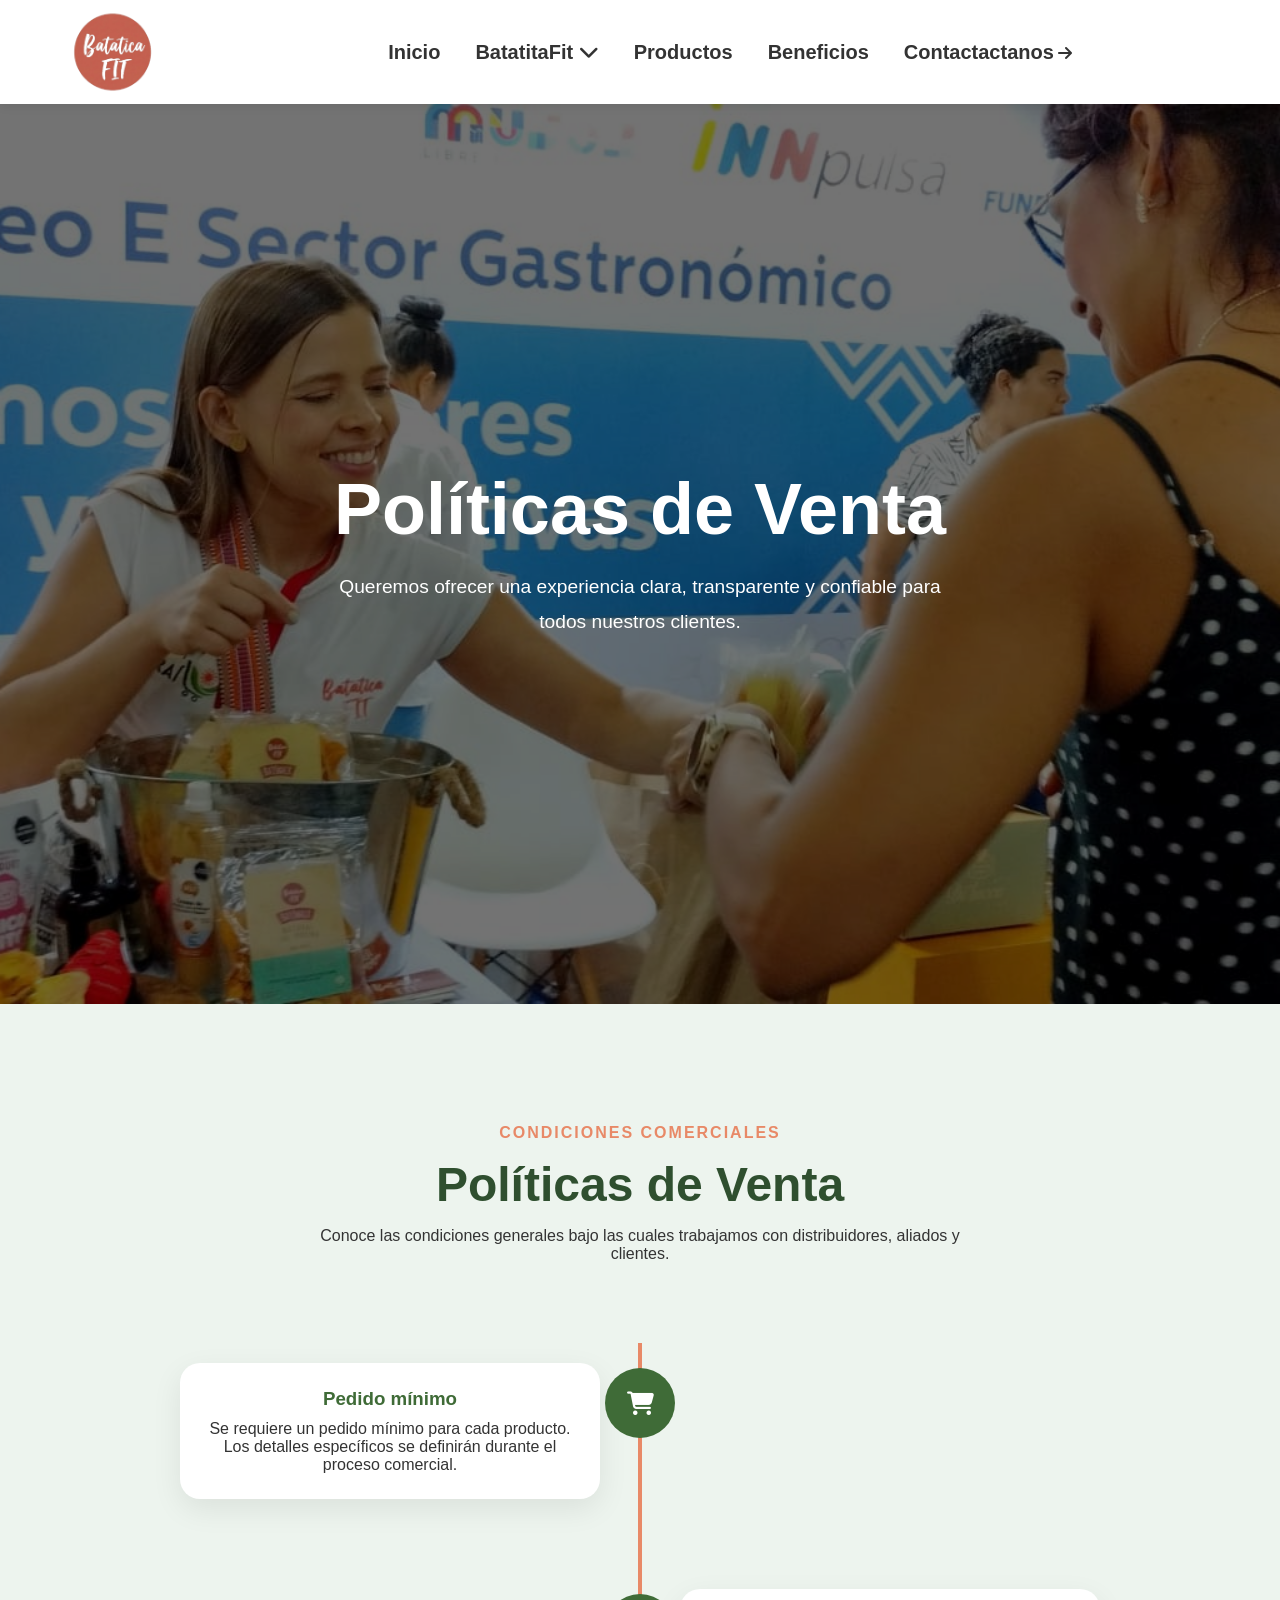
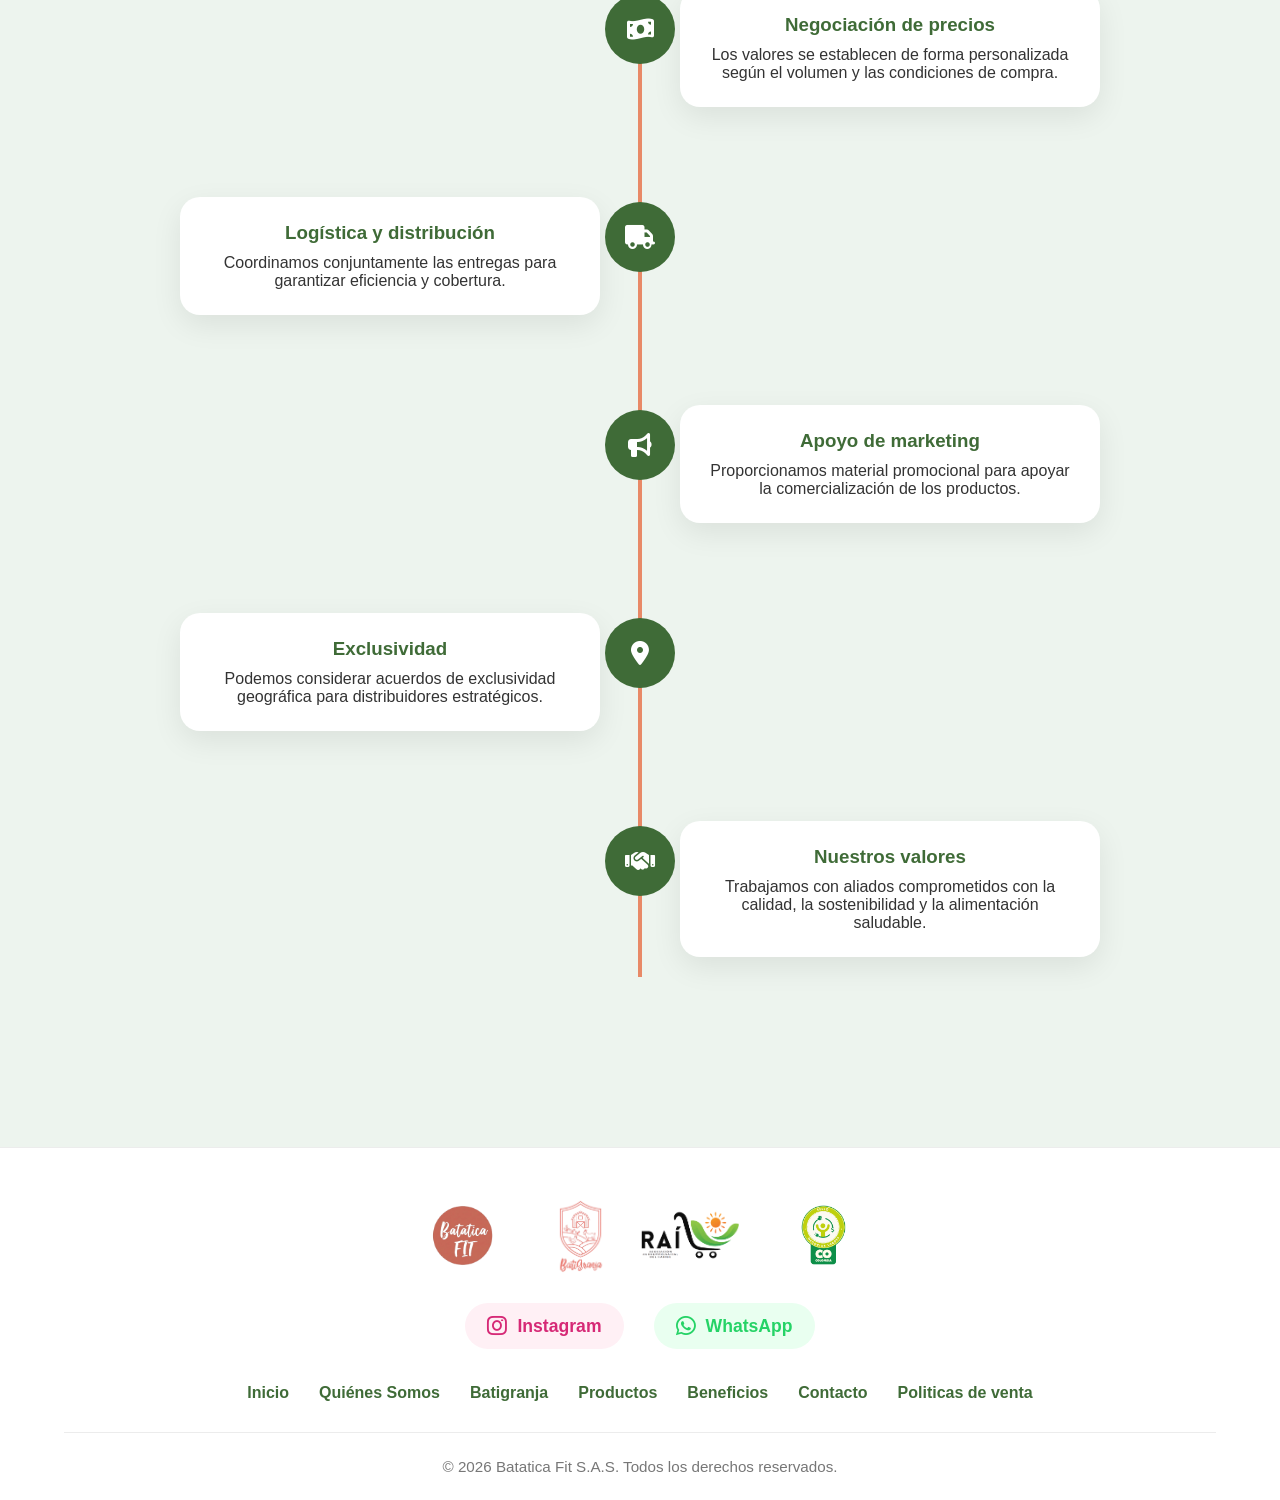
<file: pages/politicas.html>
<!DOCTYPE html>
<html lang="es">

<head>

    <meta charset="UTF-8">
    <meta name="viewport" content="width=device-width, initial-scale=1.0">

    <title>Políticas de Venta</title>
    <link rel="shortcut icon" href="../img/logos/logo.png" type="image/x-icon">
   <link rel="stylesheet" href="https://cdn-uicons.flaticon.com/uicons-solid-rounded/css/uicons-solid-rounded.css">
    <link rel="stylesheet" href="../css/style.css">
    <link rel="stylesheet" href="../css/header.css">
    <link rel="stylesheet" href="../css/responsive.css">
    <link rel="stylesheet" href="../css/footer.css">
    <link rel="stylesheet" href="https://cdnjs.cloudflare.com/ajax/libs/font-awesome/6.5.1/css/all.min.css">
    <link rel="stylesheet" href="../css/pagues.css">

</head>

<body>

     <header>

        <nav class="navbar">

            <div class="logo">
                <img src="../img/logos/logo.png" alt="Raíz Caribe">
            </div>

            <div class="menu-toggle" id="menuToggle">
                <i class="fa-solid fa-bars"></i>
            </div>

            <ul class="menu">

                <li>
                    <a href="../index.html">Inicio</a>
                </li>

                <li class="dropdown">

                    <a href="#">
                        BatatitaFit
                        <i class="fa-solid fa-chevron-down"></i>
                    </a>

                    <ul class="submenu">

                        <li>
                            <a href="quienes-somos.html">
                                ¿Quiénes Somos?
                            </a>
                        </li>

                        <li>
                            <a href="politicas.html">
                                Políticas de Venta
                            </a>
                        </li>

                        <li>
                            <a href="batigranja.html">
                                Batigranja
                            </a>
                        </li>

                    </ul>

                </li>

                <li>
                    <a href="productos.html">Productos</a>
                </li>

                <li>
                    <a href="../index.html#beneficios">Beneficios</a>
                </li>

                <li>
                    <a href="../index.html#contactos">Contactactanos</a>
                    <i class="fa-solid fa-arrow-right"></i>
                </li>

            </ul>

        </nav>

    </header>

    <!-- HERO -->

    <section class="page-hero hero-politicas">

        <div class="hero-content">

            <h1>Políticas de Venta</h1>

            <p>
                Queremos ofrecer una experiencia clara, transparente y confiable para todos nuestros clientes.
            </p>

        </div>

    </section>

    <!-- INTRODUCCION -->

    <section class="politicas-timeline">

    <div class="container">

        <div class="politicas-head">

            <span>CONDICIONES COMERCIALES</span>

            <h2>Políticas de Venta</h2>

            <p>
                Conoce las condiciones generales bajo las cuales
                trabajamos con distribuidores, aliados y clientes.
            </p>

        </div>

        <div class="timeline">

            <div class="timeline-item left">

                <div class="timeline-icon">
                    <i class="fa-solid fa-cart-shopping"></i>
                </div>

                <div class="timeline-content">

                    <h3>Pedido mínimo</h3>

                    <p>
                        Se requiere un pedido mínimo para cada producto.
                        Los detalles específicos se definirán durante
                        el proceso comercial.
                    </p>

                </div>

            </div>

            <div class="timeline-item right">

                <div class="timeline-icon">
                    <i class="fa-solid fa-money-bill-wave"></i>
                </div>

                <div class="timeline-content">

                    <h3>Negociación de precios</h3>

                    <p>
                        Los valores se establecen de forma personalizada
                        según el volumen y las condiciones de compra.
                    </p>

                </div>

            </div>

            <div class="timeline-item left">

                <div class="timeline-icon">
                    <i class="fa-solid fa-truck"></i>
                </div>

                <div class="timeline-content">

                    <h3>Logística y distribución</h3>

                    <p>
                        Coordinamos conjuntamente las entregas para
                        garantizar eficiencia y cobertura.
                    </p>

                </div>

            </div>

            <div class="timeline-item right">

                <div class="timeline-icon">
                    <i class="fa-solid fa-bullhorn"></i>
                </div>

                <div class="timeline-content">

                    <h3>Apoyo de marketing</h3>

                    <p>
                        Proporcionamos material promocional para apoyar
                        la comercialización de los productos.
                    </p>

                </div>

            </div>

            <div class="timeline-item left">

                <div class="timeline-icon">
                    <i class="fa-solid fa-location-dot"></i>
                </div>

                <div class="timeline-content">

                    <h3>Exclusividad</h3>

                    <p>
                        Podemos considerar acuerdos de exclusividad
                        geográfica para distribuidores estratégicos.
                    </p>

                </div>

            </div>

            <div class="timeline-item right">

                <div class="timeline-icon">
                    <i class="fa-solid fa-handshake"></i>
                </div>

                <div class="timeline-content">

                    <h3>Nuestros valores</h3>

                    <p>
                        Trabajamos con aliados comprometidos con la calidad,
                        la sostenibilidad y la alimentación saludable.
                    </p>

                </div>

            </div>

        </div>

    </div>

</section>

    <!-- COMPROMISO -->

    

 <footer class="footer">

        <div class="container">

            <!-- LOGOS -->
            <div class="footer-logos">

                <img src="../img/logos/logo.png" alt="Batatica Fit">

                <img src="../img/logos/batigranja.png" alt="Batigranja">

                <img src="../img/logos/logo-raiz.png" alt="Raíz Caribe">

                <img src="../img/batigranja/producto-verde.png" alt="Sello Negocios Verdes">

            </div>

            <!-- REDES -->
            <div class="footer-redes">

                <a href="https://www.instagram.com/bataticafit/" target="_blank">

                    <i class="fa-brands fa-instagram"></i>
                    Instagram

                </a>

                <a href="https://wa.me/573003185984?text=Hola%20quiero%20información%20de%20Batatica%20Fit"
                    target="_blank">

                    <i class="fa-brands fa-whatsapp"></i>
                    WhatsApp

                </a>

            </div>

            <!-- MENU -->
            <div class="footer-menu">

                <a href="#inicio">Inicio</a>

                <a href="quienes-somos.html">Quiénes Somos</a>

                <a href="batigranja.html">Batigranja</a>

                <a href="productos.html">Productos</a>

                <a href="../index.html#beneficios">Beneficios</a>

                <a href="../index.html#contactos">Contacto</a>

                <a href="politicas.html">Politicas de venta</a>

            </div>

            <!-- COPYRIGHT -->
            <div class="footer-copy">

                © 2026 Batatica Fit S.A.S. Todos los derechos reservados.

            </div>

        </div>

</footer>

<script src="../js/anuncios.js"></script>
</body>

</html>
</file>
<file: css/style.css>
*{
margin:0;
padding:0;
box-sizing:border-box;
}

html{
scroll-behavior:smooth;
}

body{
font-family:'Segoe UI',sans-serif;
background:#fff;
color:#333;
}

.container{
width:90%;
max-width:1300px;
margin:auto;
}

img{
width:100%;
display:block;
}

a{
text-decoration:none;
}

.whatsapp-float{

position:fixed;

width:60px;
height:60px;

bottom:25px;
right:25px;

background:#25D366;

border-radius:50%;

display:flex;
justify-content:center;
align-items:center;

box-shadow:0 10px 25px rgba(0,0,0,.2);

z-index:999;

transition:.3s;



}




.whatsapp-float:hover{

transform:scale(1.1);

box-shadow:0 15px 35px rgba(0,0,0,.3);

}

.whatsapp-float i{

color:#fff !important;

font-size:38px !important;

}
</file>
<file: css/header.css>
.top-bar{
background:#095B3B;
color:#FAF9F4;
padding:12px;
text-align:center;
font-weight:600;
}

.navbar{
display:flex;

align-items:center;
padding:7px 3%;
background:#fff;
position:sticky;
top:0;
z-index:1000;
box-shadow:0 2px 10px rgba(0,0,0,.08);
}

.logo img{
height:90px;
width:auto;
}

.menu{
display:flex;
align-items:center;
gap:35px;
padding-left:200px;
list-style:none;
justify-content:space-around;

}

.menu a{
color:#333;
font-weight:600;
font-size:20px;
transition: color 0.3s;
}

.menu a:hover{
    color:#e88967;
}


.dropdown{
position:relative;
}

.submenu{
position:absolute;
top:40px;
left:0;
background:#fff;
width:220px;
display:none;
box-shadow:0 10px 20px rgba(0,0,0,.08);
list-style:none;
}

.submenu li a{
display:block;
padding:15px;
}

.dropdown:hover .submenu{
display:block;
}

.menu-toggle{
    display:none;
    font-size:28px;
    cursor:pointer;
    color:#3f6b37;
}

@media(max-width:768px){

    .menu-toggle{
        display:block;
        z-index:1001;
    }

    .menu{
        position:absolute;
        top:100%;
        left:0;
        width:100%;
        background:#fff;
        flex-direction:column;
        align-items:center;
        gap:0;
        padding:20px 0;

        box-shadow:0 15px 30px rgba(0,0,0,.08);

        opacity:0;
        visibility:hidden;
        transform:translateY(-20px);

        transition:.3s;
    }

    .menu.active{
        opacity:1;
        visibility:visible;
        transform:translateY(0);
    }

    .menu li{
        width:100%;
        text-align:center;
        padding:15px 0;
    }

    .navbar{
        position:relative;
    }

}
</file>
<file: css/responsive.css>
@media(max-width:1024px){

.cards-grid{
grid-template-columns:repeat(2,1fr);
}

.productos-grid{
grid-template-columns:repeat(2,1fr);
}

.beneficios-grid{
grid-template-columns:repeat(2,1fr);
}

.instagram-grid{
grid-template-columns:repeat(2,1fr);
}

.footer-grid{
grid-template-columns:repeat(2,1fr);
}

.proveedores-grid{
grid-template-columns:1fr;
}

}

@media(max-width:768px){

.hero-content h1{
font-size:2.5rem;
}

.cards-grid{
grid-template-columns:1fr;
}

.productos-grid{
grid-template-columns:1fr;
}

.beneficios-grid{
grid-template-columns:1fr;
}

.instagram-grid{
grid-template-columns:1fr;
}

.footer-grid{
grid-template-columns:1fr;
}

.navbar{
flex-direction:column;
gap:20px;
}

.menu{
flex-wrap:wrap;
justify-content:center;
}

.faq-card{
min-width:300px;
}

.comprar-card{
min-width:250px;
}

.batatica-wrapper{
height:auto;
display:flex;
flex-direction:column;
align-items:center;
gap:20px;
}

.nube{
position:relative;
top:auto;
left:auto;
right:auto;
bottom:auto;
}

}

@media(max-width:480px){


.btn-primary,
.btn-secondary{
width:100%;
}

.top-bar{
font-size:.9rem;
}

.producto-card img{
height:250px;
}

.proveedor-info h2{
font-size:2rem;
}

.instagram h2,
.faq h2,
.comprar h2,
.beneficios h2,
.productos h2{
font-size:2rem;
}

}
@media (max-width: 768px){

    .hero{
        position: relative;
        height: 90vh;
        padding: 0;
        overflow: hidden;
    }

        .hero-bg{
            width: 100%;
            height: 90vh;
            object-fit: cover;
            object-position: left center;
            margin: 0;
        }

    .hero-productos{
        display: none;
    }

    .hero-content{
        position: absolute;
        top: 50%;
        left: 50%;
        transform: translate(-50%,-50%);
        width: 90%;
        text-align: center;
        color: #fff;
        z-index: 20;
    }

    .hero-content h1{
        font-size: 2.2rem;
        line-height: 1.2;
        margin-bottom: 15px;
    }

    .hero-content p{
        font-size: 1rem;
        margin-bottom: 25px;
    }

    .hero-buttons{
        justify-content: center;
        gap: 15px;
    }

}

@media (max-width: 768px){

    .hero::before{
        content:"";
        position:absolute;
        inset:0;
        background:rgba(0,0,0,.35);
        z-index:1;
    }

    .hero-content{
        z-index:2;
    }

}
/* =========================
   BATIGRANJA RESPONSIVE
   ========================= */

@media (max-width: 992px){

    .batigranja-wrapper{
        grid-template-columns:1fr;
        gap:40px;
    }

    .batigranja-featured-image{
        max-width:100%;
        margin-top:0;
    }

    .batigranja-featured-image img{
        height:420px;
    }

    .batigranja-info{
        text-align:center;
    }

    .batigranja-info h2::after{
        margin:15px auto 0;
    }

    .batigranja-intro{
        max-width:100%;
    }

    .batigranja-buttons{
        justify-content:center;
    }

}

@media (max-width: 768px){


@media (max-width:768px){

    .batigranja-info{
        width:100%;
        overflow:hidden;
    }

    .batigranja-info .tag{
        font-size:1.8rem !important;
        line-height:1.1;
        word-break:break-word;
    }

    .batigranja-info h2{
        font-size:2rem !important;
        line-height:1.1;
    }

    .batigranja-featured-image{
        max-width:100%;
    }

    .batigranja-featured-image img{
        width:100%;
        height:auto;
        max-height:350px;
    }

    .feature-card{
        width:100%;
        box-sizing:border-box;
    }

}

    .feature-icon{
        width:45px;
        height:45px;
    }

    .btn-outline{
        width:100%;
        text-align:center;
    }

}

@media (max-width: 480px){

    .batigranja-section{
        padding:50px 0;
    }

    .batigranja-info h2{
        font-size:1.8rem;
    }

    .batigranja-featured-image img{
        height:260px;
    }

    .feature-card{
        flex-direction:column;
        text-align:center;
        align-items:center;
    }

    .feature-content h4{
        font-size:1rem;
    }

    .feature-content p{
        font-size:.9rem;
    }

}
</file>
<file: css/footer.css>
/* ==========================================
FOOTER
========================================== */

.footer{

background:white;

padding:50px 0 25px;

border-top:1px solid #ececec;

}

/* LOGOS */

.footer-logos{

display:flex;
justify-content:center;
align-items:center;
gap:35px;

flex-wrap:wrap;

margin-bottom:30px;

}

.footer-logos img{

height:65px;
width:auto;

object-fit:contain;

opacity:.95;

transition:.3s;

}

.footer-logos img:hover{

transform:scale(1.08);

opacity:1;

}

.footer-logos img:nth-child(1){ /* Batatica */
height:70px;
}

.footer-logos img:nth-child(2){ /* Batigranja */
height:75px;
}

.footer-logos img:nth-child(3){ /* RAI */
height:55px;
}

.footer-logos img:nth-child(4){ /* Sello */
height:70px;
}

/* REDES */

.footer-redes{

display:flex;

justify-content:center;

gap:30px;

margin-bottom:35px;

flex-wrap:wrap;

}

.footer-redes a{

display:flex;

align-items:center;

gap:10px;

font-size:1.1rem;

font-weight:600;

text-decoration:none;

padding:12px 22px;

border-radius:50px;

transition:.3s;

}

/* INSTAGRAM */

.footer-redes a:first-child{

background:#fff0f5;

color:#d62976;

}

/* WHATSAPP */

.footer-redes a:last-child{

background:#e9fff0;

color:#25D366;

}

.footer-redes a:hover{

transform:translateY(-5px);

}

/* ICONOS */

.footer-redes i{

font-size:1.4rem;

}

/* MENU */

.footer-menu{

display:flex;

justify-content:center;

gap:30px;

flex-wrap:wrap;

margin-bottom:30px;

}

.footer-menu a{

text-decoration:none;

color:#3f6b37;

font-weight:600;

transition:.3s;

}

.footer-menu a:hover{

color:#e88967;

}

/* COPYRIGHT */

.footer-copy{

text-align:center;

color:#777;

font-size:.95rem;

padding-top:25px;

border-top:1px solid #ececec;

}
</file>
<file: css/pagues.css>
.page-hero{
position:relative;
height:100vh;
display:flex;
align-items:center;
justify-content:center;
text-align:center;
color:#fff;
overflow:hidden;

background-size:cover;
background-position:center;
background-repeat:no-repeat;
}

.page-hero::before{
content:"";
position:absolute;
top:0;
left:0;
width:100%;
height:100%;

background:rgba(0,0,0,.55);
}

.hero-content{
position:relative;
z-index:2;
max-width:800px;
padding:20px;
}

.page-hero h1{
font-size:4.5rem;
margin-bottom:20px;
font-weight:700;
}

.page-hero p{
font-size:1.2rem;
line-height:1.8;
max-width:650px;
margin:auto;
}

@media(max-width:768px){

.page-hero{
height:50vh;
}

.page-hero h1{
font-size:2.5rem;
}

.page-hero p{
font-size:1rem;
}

}

.hero-quienes{
background-image:url('../img/quienes-somos/hero.JPG');
}

.hero-batigranja{
background-image:url('../img/batigranja/hero-batigranja.jpg');
}

.hero-politicas{
background-image:url('../img/comprar/ventas.jpeg');
}


.page-section{
padding:120px 0;
background:lab(93.82% -1.54 2.17);
}

.page-grid{
display:grid;
grid-template-columns:1fr 1fr;
gap:80px;
align-items:center;
}

.page-grid img{
width:100vh;
max-width:500px;
margin:auto;
}

.page-text h2{
font-size:2.7rem;
margin-bottom:20px;
color:#3f6b37;
}

.page-text p{
line-height:1.9;
margin-bottom:20px;
color:#555;
}

.mv-grid{
display:grid;
grid-template-columns:1fr 1fr;
gap:40px;
}

.mv-card{
padding:40px;
background:#fff;
border-radius:20px;
box-shadow:0 10px 25px rgba(0,0,0,.08);
}

.mv-card h2{
margin-bottom:20px;
}

.section-title{
text-align:center;
font-size:3rem;
margin-bottom:30px;
color:#3f6b37;
}

.valores-grid{
display:grid;
grid-template-columns:repeat(4,1fr);
gap:25px;
}

.valor-card{
background:#f8f5ee;
padding:35px;
border-radius:20px;
text-align:center;
}

.valor-card h3{
margin-bottom:15px;
}

.gallery-grid{
display:grid;
grid-template-columns:repeat(4,1fr);
gap:20px;
}

.gallery-grid img{
width:100%;
border-radius:20px;
height:260px;
object-fit:cover;
}

.politicas-grid{
display:grid;
grid-template-columns:repeat(2,1fr);
gap:30px;
}

.politica-card{
background:#fff;
padding:35px;
border-radius:20px;
box-shadow:0 10px 25px rgba(0,0,0,.08);
}

.section-title{
text-align:center;
font-size:3rem;
margin-bottom:30px;
color:#6b6a37;
}

.bg-light{
background:#f8f5ee;
}

.bg-light2{
background:#f0e9e4;
}

.proceso-grid{
display:grid;
grid-template-columns:repeat(4,1fr);
gap:25px;
}

.proceso-card{
background:#fff;
padding:35px;
border-radius:20px;
box-shadow:0 10px 25px rgba(0,0,0,.08);
text-align:center;
}

.proceso-card h3{
margin-bottom:15px;
color:#3f6b37;
}

.proceso-card p{
line-height:1.7;
color:#555;
}

.politicas-intro{
max-width:700px;
margin:auto;
text-align:center;
}

.politicas-intro h2{
font-size:3rem;
margin-bottom:15px;
color:#3f6b37;
}

.politicas-intro p{
line-height:1.9;
margin-bottom:20px;
color:#555;
}

.faq-policy{
display:grid;
grid-template-columns:1fr 1fr;
gap:30px;
margin-top:50px;
}

.faq-item{
background:#fff;
padding:35px;
border-radius:20px;
box-shadow:0 10px 25px rgba(0,0,0,.08);
}

.faq-item h3{
margin-bottom:15px;
color:#3f6b37;
}

.faq-item p{
line-height:1.8;
color:#555;
}

@media(max-width:768px){

.faq-policy{
grid-template-columns:1fr;
}

}
@media(max-width:768px){

.proceso-grid{
grid-template-columns:1fr;
}

}
@media(max-width:768px){

.page-grid{
grid-template-columns:1fr;

}
.page-grid img{
        display:block;
        width:100%;
        max-width:100%;
        height:auto;
    }

    .page-text{
        overflow-wrap:break-word;
    }

.mv-grid{
grid-template-columns:1fr;
}

.valores-grid{
grid-template-columns:1fr;
}

.gallery-grid{
grid-template-columns:1fr;
}

.politicas-grid{
grid-template-columns:1fr;
}

.page-hero h1{
font-size:2.5rem;
}

}

/*====================================
MISION Y VISION PREMIUM
====================================*/

.mv-premium{
padding:80px 0;
background:#e1ebe3;
}

.mv-header{
text-align:center;
margin-bottom:60px;
}

.mv-header span{
display:block;
color:#cc927b;
font-weight:700;
letter-spacing:3px;
margin-bottom:10px;
}

.mv-header h2{
font-size:3rem;
color:#2f4f2f;
}

.mv-premium-grid{
display:grid;
grid-template-columns:repeat(2,1fr);
gap:30px;
}

.mv-box{
position:relative;
height:600px;
overflow:hidden;
border-radius:35px;
cursor:pointer;
}

.mv-box img{
width:100%;
height:100%;
object-fit:cover;
transition:.7s;
}

.mv-box:hover img{
transform:scale(1.08);
}

.mv-overlay{
position:absolute;
inset:0;
background:linear-gradient(
to top,
rgba(32,52,25,.92),
rgba(32,52,25,.35)
);
z-index:1;
}

.vision-box .mv-overlay{
background:linear-gradient(
to top,
rgba(32,52,25,.92),
rgba(32,52,25,.35)
);
}

.mv-content{
position:absolute;
bottom:50px;
left:40px;
right:40px;
z-index:2;
color:white;
}

.mv-icon{
width:80px;
height:80px;
border-radius:50%;
background:rgba(255,255,255,.15);
backdrop-filter:blur(10px);
display:flex;
align-items:center;
justify-content:center;
font-size:2rem;
margin-bottom:25px;
}

.mv-content h3{
font-size:3rem;
margin-bottom:20px;
}

.mv-content p{
font-size:1.05rem;
line-height:1.9;
max-width:450px;
}

/* Responsive */

@media(max-width:991px){

.mv-premium-grid{
grid-template-columns:1fr;
}

.mv-box{
height:500px;
}

.mv-content h3{
font-size:2.3rem;
}

}

.politicas-timeline{
padding:120px 0;
background:#edf4ee;
}

.politicas-head{
text-align:center;
max-width:700px;
margin:auto;
margin-bottom:80px;
}

.politicas-head span{
color:#e88967;
font-weight:700;
letter-spacing:2px;
}

.politicas-head h2{
font-size:3rem;
color:#2f4f2f;
margin:15px 0;
}

.timeline{
position:relative;
max-width:1000px;
margin:auto;
}

.timeline::before{
content:"";
position:absolute;
left:50%;
top:0;
bottom:0;
width:4px;
background:#e88967;
transform:translateX(-50%);
}

.timeline-item{
position:relative;
width:50%;
padding:20px 40px;
margin-bottom:50px;
}

.timeline-item.left{
left:0;
text-align:right;
}

.timeline-item.right{
left:50%;
}

.timeline-icon{
position:absolute;
top:25px;
width:70px;
height:70px;
background:#3f6b37;
border-radius:50%;
display:flex;
align-items:center;
justify-content:center;
color:white;
font-size:1.5rem;
z-index:2;
}

.timeline-item.left .timeline-icon{
right:-35px;
}

.timeline-item.right .timeline-icon{
left:-35px;
}

.timeline-content{
    background:white;
    padding:25px;
    border-radius:20px;
    box-shadow:0 10px 30px rgba(0,0,0,.08);
    text-align:center;
}

.timeline-content h3{
color:#3f6b37;
margin-bottom:10px;
}

@media(max-width:768px){

    .timeline::before{
        left:35px;
        transform:none;
    }

    .timeline-item{
        width:100%;
        left:0 !important;
        padding:0 0 0 90px;
        margin-bottom:35px;
        text-align:left !important;
    }

    .timeline-icon{
        left:0 !important;
        right:auto !important;
        width:60px;
        height:60px;
    }

    .timeline-content{
        width:100%;
        text-align:left;
        padding:20px;
    }

    .timeline-content h3{
        font-size:1.2rem;
    }

    .politicas-head h2{
        font-size:2rem;
    }

}
</file>
